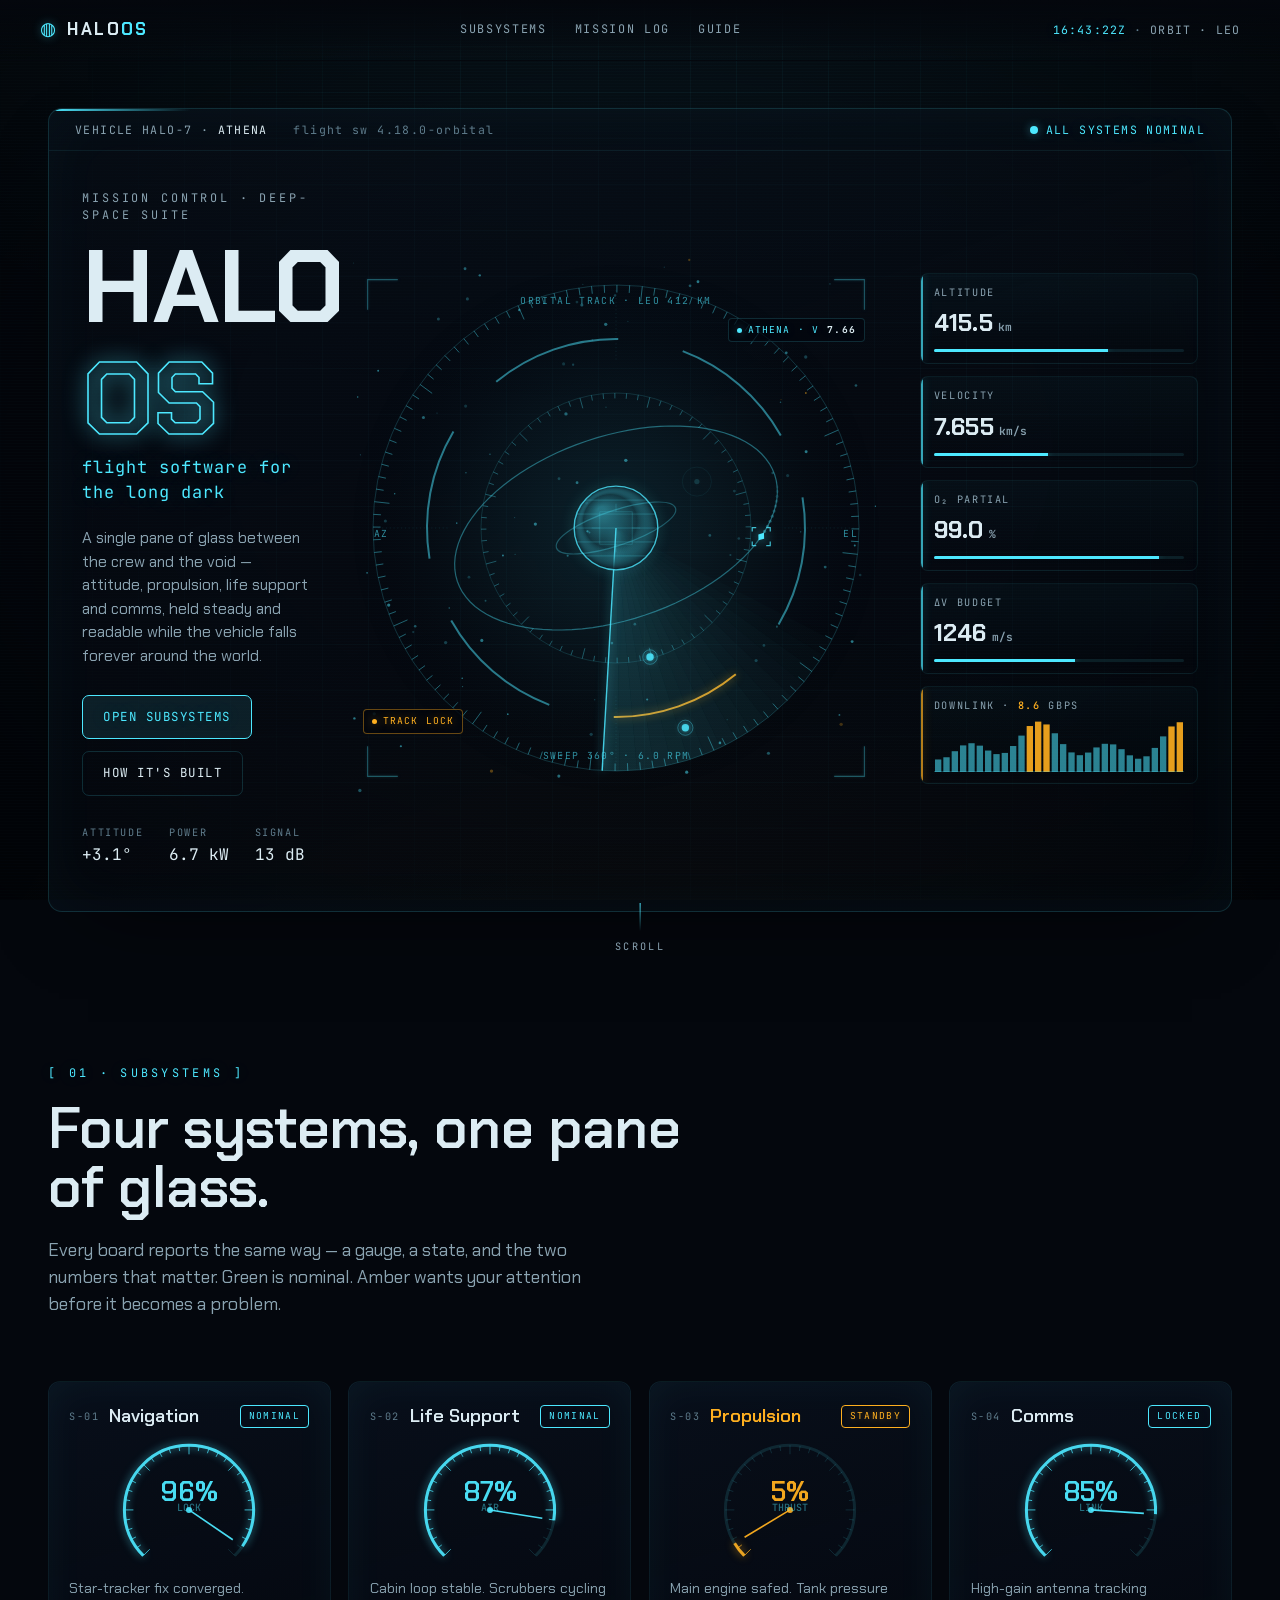
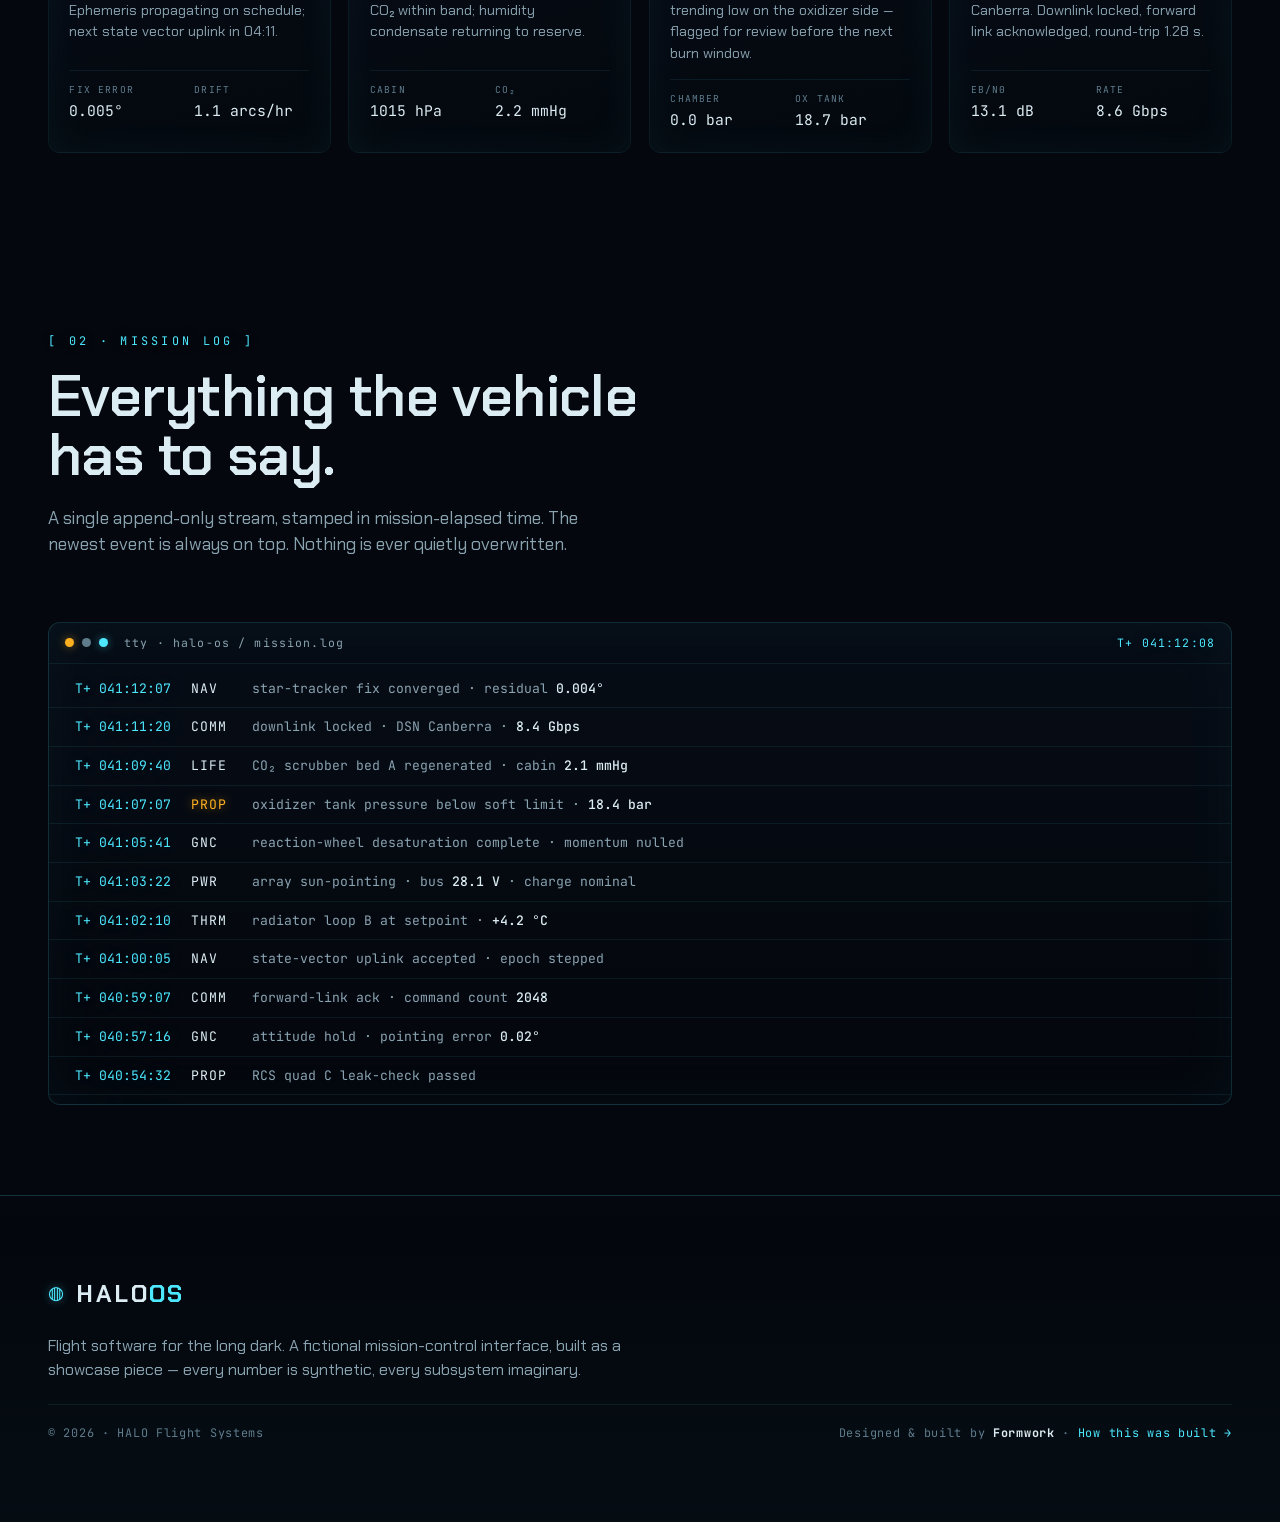
<file: index.html>
<!doctype html>
<html lang="en">
<head>
<meta charset="utf-8" />
<meta name="viewport" content="width=device-width, initial-scale=1" />
<script>document.documentElement.classList.add('js')</script>
<title>HALO OS — flight software for the long dark</title>
<meta name="description" content="HALO OS is a fictional spacecraft operating system rendered as a live mission-control HUD — a rotating orbit diagram, sweeping radar, dial rings and ticking telemetry, all glowing cyan in the dark." />
<meta name="theme-color" content="#04070d" />
<meta property="og:title" content="HALO OS — flight software for the long dark" />
<meta property="og:description" content="A live spacecraft mission-control interface. Orbit diagram, radar sweep, dial rings, and telemetry that never stops ticking." />
<link rel="preconnect" href="https://fonts.googleapis.com" />
<link rel="preconnect" href="https://fonts.gstatic.com" crossorigin />
<link href="https://fonts.googleapis.com/css2?family=Chakra+Petch:wght@400;500;600;700&family=JetBrains+Mono:wght@400;500&display=swap" rel="stylesheet" />
<link rel="stylesheet" href="./styles.css" />
</head>
<body>
<div class="bg-grid" aria-hidden="true"></div>
<div class="bg-scan" aria-hidden="true"></div>
<div class="bg-vignette" aria-hidden="true"></div>

<header class="nav">
  <a class="brand" href="./" aria-label="HALO OS home">
    <span class="brand-mark" aria-hidden="true">◍</span>
    <span class="brand-txt">HALO<b>OS</b></span>
  </a>
  <nav class="nav-links" aria-label="Primary">
    <a href="#subsystems">Subsystems</a>
    <a href="#log">Mission&nbsp;Log</a>
    <a href="./guide/">Guide</a>
  </nav>
  <div class="nav-clock" aria-hidden="true">
    <span class="clk-utc" id="utc">00:00:00Z</span>
    <span class="clk-sep">·</span>
    <span class="clk-phase">ORBIT · LEO</span>
  </div>
</header>

<main>
  <!-- ============ HERO / LIVE HUD ============ -->
  <section class="hero" aria-labelledby="halo-title">
    <div class="hero-inner">

      <div class="console-top">
        <span class="ct-id">VEHICLE&nbsp;HALO-7 · <i>ATHENA</i></span>
        <span class="ct-build">flight&nbsp;sw&nbsp;4.18.0-orbital</span>
        <span class="ct-status" role="status"><i class="pulse" aria-hidden="true"></i>ALL&nbsp;SYSTEMS&nbsp;NOMINAL</span>
      </div>

      <div class="hero-grid">
        <!-- left: identity -->
        <div class="hero-lead">
          <p class="eyebrow">Mission Control · Deep-Space Suite</p>
          <h1 class="wordmark" id="halo-title"><span class="w1">HALO</span><span class="w2">OS</span></h1>
          <p class="tagline">flight software for the long dark</p>
          <p class="lede">A single pane of glass between the crew and the void — attitude, propulsion,
            life support and comms, held steady and readable while the vehicle falls forever around the world.</p>
          <div class="hero-cta">
            <a class="btn btn-primary" href="#subsystems">Open subsystems</a>
            <a class="btn btn-ghost" href="./guide/">How it's built</a>
          </div>
          <dl class="lead-vitals" aria-hidden="true">
            <div><dt>Attitude</dt><dd id="m-att">+00.0°</dd></div>
            <div><dt>Power</dt><dd id="m-pwr">00.0 kW</dd></div>
            <div><dt>Signal</dt><dd id="m-sig">00 dB</dd></div>
          </dl>
        </div>

        <!-- center: the animated HUD -->
        <div class="stage-wrap">
          <div class="stage" role="img" aria-label="Animated mission HUD: a planet with a spacecraft on an inclined orbit, rotating dial rings, a sweeping radar arc and a small starfield.">
            <canvas id="hud" class="hud-canvas" aria-hidden="true"></canvas>
            <svg class="hud-frame" viewBox="0 0 1000 1000" preserveAspectRatio="xMidYMid meet" aria-hidden="true">
              <!-- corner brackets -->
              <g class="hf-corners" fill="none" stroke="currentColor" stroke-width="2">
                <path d="M40 96 V40 H96" /><path d="M904 40 H960 V96" />
                <path d="M960 904 V960 H904" /><path d="M96 960 H40 V904" />
              </g>
              <!-- fine crosshair -->
              <g class="hf-cross" stroke="currentColor" stroke-width="1">
                <line x1="500" y1="60" x2="500" y2="188" />
                <line x1="500" y1="812" x2="500" y2="940" />
                <line x1="60" y1="500" x2="188" y2="500" />
                <line x1="812" y1="500" x2="940" y2="500" />
              </g>
              <!-- center reticle -->
              <g class="hf-ret" fill="none" stroke="currentColor" stroke-width="1.5">
                <rect x="470" y="470" width="60" height="60" />
                <line x1="500" y1="455" x2="500" y2="470" />
                <line x1="500" y1="530" x2="500" y2="545" />
                <line x1="455" y1="500" x2="470" y2="500" />
                <line x1="530" y1="500" x2="545" y2="500" />
              </g>
              <text class="hf-t hf-t-top" x="500" y="86" text-anchor="middle">ORBITAL TRACK · LEO 412 KM</text>
              <text class="hf-t hf-t-bl" x="52" y="516">AZ</text>
              <text class="hf-t hf-t-br" x="948" y="516" text-anchor="end">EL</text>
              <text class="hf-t hf-t-bot" x="500" y="928" text-anchor="middle">SWEEP 360° · 6.0 RPM</text>
            </svg>
            <div class="stage-tag stage-tag-craft"><i></i>ATHENA · V<b id="tag-vel">7.66</b></div>
            <div class="stage-tag stage-tag-lock" id="lockTag"><i></i>TRACK LOCK</div>
          </div>
        </div>

        <!-- right: primary telemetry + data stream -->
        <div class="tele-col" aria-hidden="true">
          <div class="tele" data-metric="alt">
            <span class="tele-label">Altitude</span>
            <span class="tele-value"><b id="m-alt">412.6</b><i>km</i></span>
            <span class="tele-bar"><span class="tele-fill" id="bar-alt"></span></span>
          </div>
          <div class="tele" data-metric="vel">
            <span class="tele-label">Velocity</span>
            <span class="tele-value"><b id="m-vel">7.662</b><i>km/s</i></span>
            <span class="tele-bar"><span class="tele-fill" id="bar-vel"></span></span>
          </div>
          <div class="tele" data-metric="o2">
            <span class="tele-label">O₂ Partial</span>
            <span class="tele-value"><b id="m-o2">98.4</b><i>%</i></span>
            <span class="tele-bar"><span class="tele-fill" id="bar-o2"></span></span>
          </div>
          <div class="tele" data-metric="dv">
            <span class="tele-label">ΔV Budget</span>
            <span class="tele-value"><b id="m-dv">1240</b><i>m/s</i></span>
            <span class="tele-bar"><span class="tele-fill" id="bar-dv"></span></span>
          </div>
          <div class="tele tele-stream">
            <span class="tele-label">Downlink · <b class="ds-rate" id="m-rate">8.4</b> Gbps</span>
            <canvas id="stream" class="stream-canvas"></canvas>
          </div>
        </div>
      </div>
    </div>
    <a class="scroll-cue" href="#subsystems" aria-label="Scroll to subsystems"><span></span>SCROLL</a>
  </section>

  <!-- ============ SUBSYSTEMS ============ -->
  <section id="subsystems" class="subsystems">
    <div class="sec-head">
      <p class="kicker reveal">[ 01 · SUBSYSTEMS ]</p>
      <h2 class="reveal">Four systems, one pane of glass.</h2>
      <p class="sec-note reveal">Every board reports the same way — a gauge, a state, and the two numbers
        that matter. Green is nominal. Amber wants your attention before it becomes a problem.</p>
    </div>
    <div class="sub-grid">
      <article class="sub reveal" data-sys="nav" data-state="ok">
        <header class="sub-head">
          <span class="sub-idx">S-01</span>
          <span class="sub-name">Navigation</span>
          <span class="sub-state">NOMINAL</span>
        </header>
        <canvas class="gauge" aria-hidden="true"></canvas>
        <p class="sub-desc">Star-tracker fix converged. Ephemeris propagating on schedule; next state vector uplink in 04:11.</p>
        <dl class="sub-specs">
          <div><dt>Fix error</dt><dd><span data-read="nav-a">0.004°</span></dd></div>
          <div><dt>Drift</dt><dd><span data-read="nav-b">0.9 arcs/hr</span></dd></div>
        </dl>
      </article>

      <article class="sub reveal" data-sys="life" data-state="ok">
        <header class="sub-head">
          <span class="sub-idx">S-02</span>
          <span class="sub-name">Life Support</span>
          <span class="sub-state">NOMINAL</span>
        </header>
        <canvas class="gauge" aria-hidden="true"></canvas>
        <p class="sub-desc">Cabin loop stable. Scrubbers cycling CO₂ within band; humidity condensate returning to reserve.</p>
        <dl class="sub-specs">
          <div><dt>Cabin</dt><dd><span data-read="life-a">1013 hPa</span></dd></div>
          <div><dt>CO₂</dt><dd><span data-read="life-b">2.1 mmHg</span></dd></div>
        </dl>
      </article>

      <article class="sub reveal" data-sys="prop" data-state="warn">
        <header class="sub-head">
          <span class="sub-idx">S-03</span>
          <span class="sub-name">Propulsion</span>
          <span class="sub-state">STANDBY</span>
        </header>
        <canvas class="gauge" aria-hidden="true"></canvas>
        <p class="sub-desc">Main engine safed. Tank pressure trending low on the oxidizer side — flagged for review before the next burn window.</p>
        <dl class="sub-specs">
          <div><dt>Chamber</dt><dd><span data-read="prop-a">0.0 bar</span></dd></div>
          <div><dt>Ox tank</dt><dd><span data-read="prop-b">18.4 bar</span></dd></div>
        </dl>
      </article>

      <article class="sub reveal" data-sys="comm" data-state="ok">
        <header class="sub-head">
          <span class="sub-idx">S-04</span>
          <span class="sub-name">Comms</span>
          <span class="sub-state">LOCKED</span>
        </header>
        <canvas class="gauge" aria-hidden="true"></canvas>
        <p class="sub-desc">High-gain antenna tracking Canberra. Downlink locked, forward link acknowledged, round-trip 1.28 s.</p>
        <dl class="sub-specs">
          <div><dt>Eb/N0</dt><dd><span data-read="comm-a">12.4 dB</span></dd></div>
          <div><dt>Rate</dt><dd><span data-read="comm-b">8.4 Gbps</span></dd></div>
        </dl>
      </article>
    </div>
  </section>

  <!-- ============ MISSION LOG ============ -->
  <section id="log" class="logsec">
    <div class="sec-head">
      <p class="kicker reveal">[ 02 · MISSION LOG ]</p>
      <h2 class="reveal">Everything the vehicle has to say.</h2>
      <p class="sec-note reveal">A single append-only stream, stamped in mission-elapsed time. The newest event
        is always on top. Nothing is ever quietly overwritten.</p>
    </div>
    <div class="terminal reveal">
      <div class="term-bar" aria-hidden="true">
        <span class="tb-dot"></span><span class="tb-dot"></span><span class="tb-dot"></span>
        <p class="tb-title">tty · halo-os / mission.log</p>
        <p class="tb-clock">T+ <span id="met">041:12:07</span></p>
      </div>
      <ol class="log-list" id="logList" aria-live="off"></ol>
    </div>
  </section>
</main>

<footer class="footer">
  <div class="foot-inner">
    <div class="foot-brand">
      <span class="brand-mark" aria-hidden="true">◍</span>
      <span>HALO<b>OS</b></span>
    </div>
    <p class="foot-line">Flight software for the long dark. A fictional mission-control interface, built as a
      showcase piece — every number is synthetic, every subsystem imaginary.</p>
    <div class="foot-meta">
      <span>© 2026 · HALO Flight Systems</span>
      <span>Designed &amp; built by <b>Formwork</b> · <a href="./guide/">How this was built →</a></span>
    </div>
  </div>
</footer>

<script src="./main.js"></script>
</body>
</html>
</file>
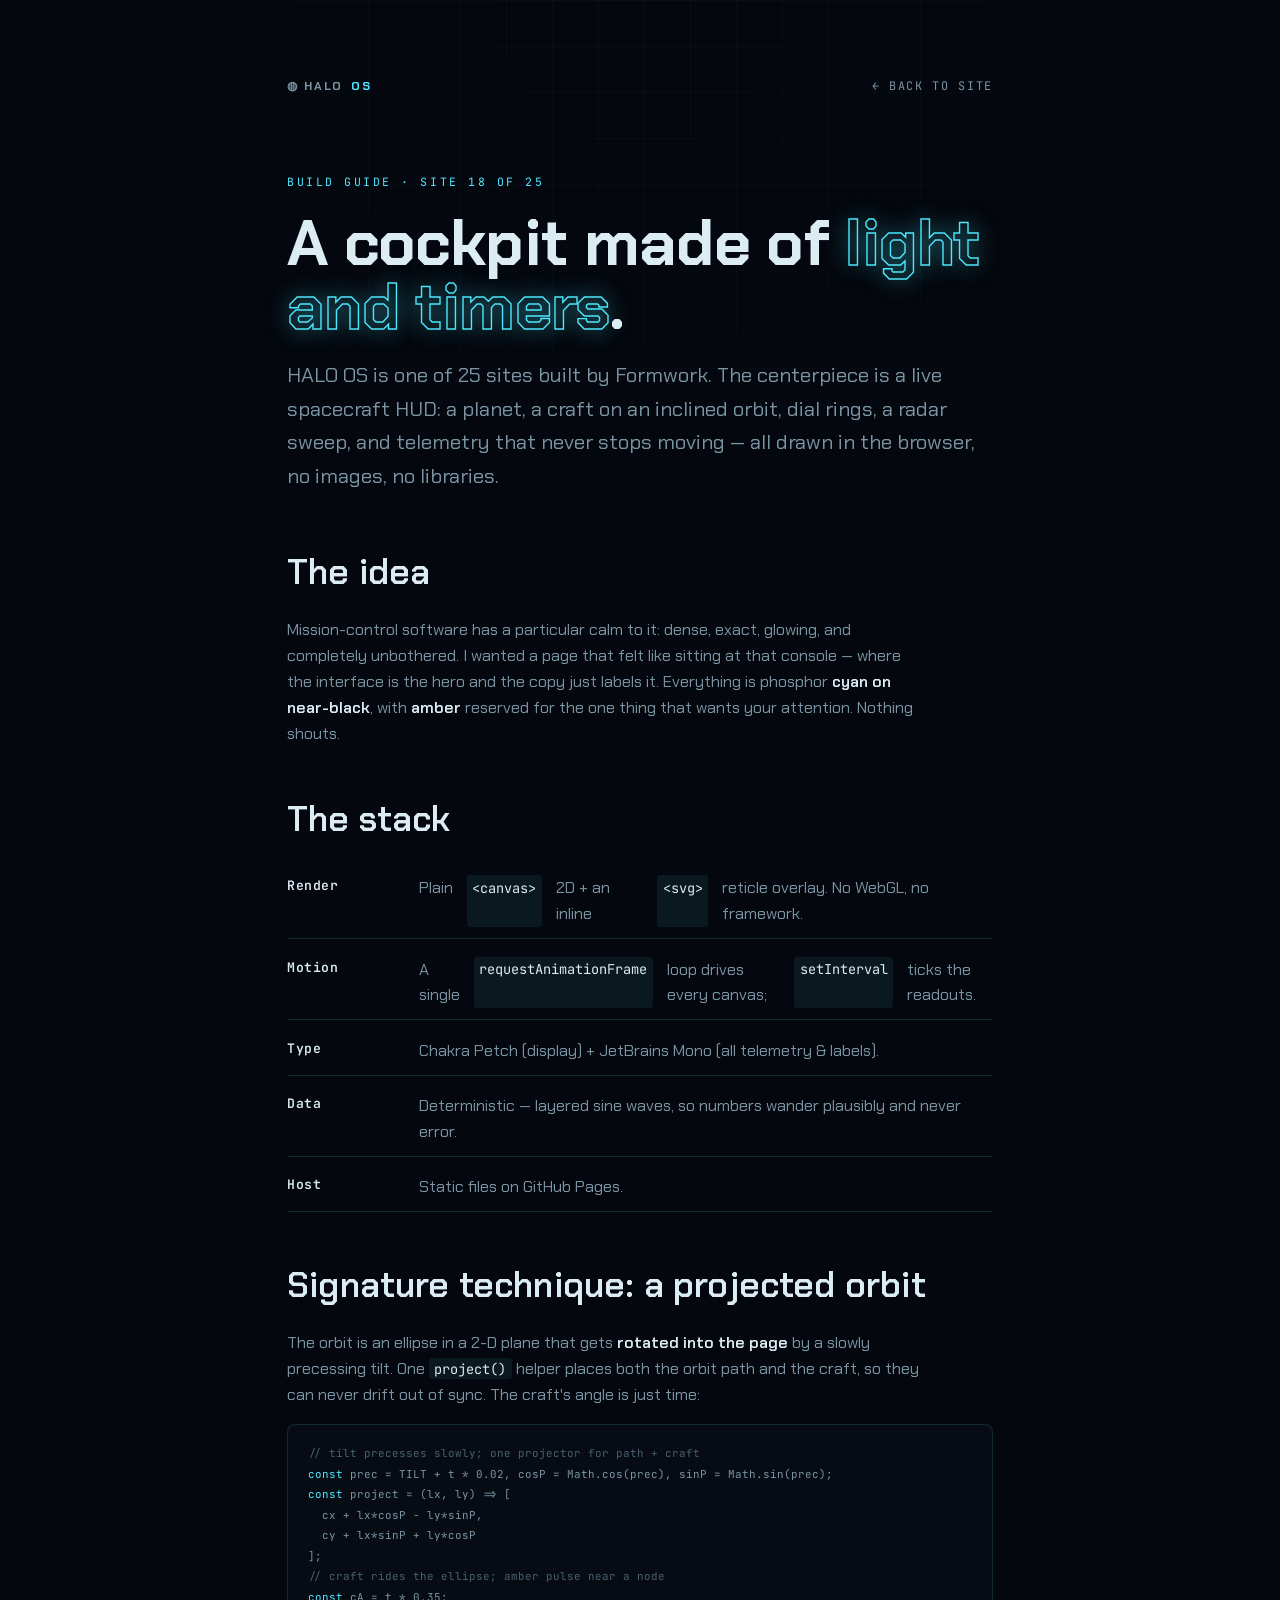
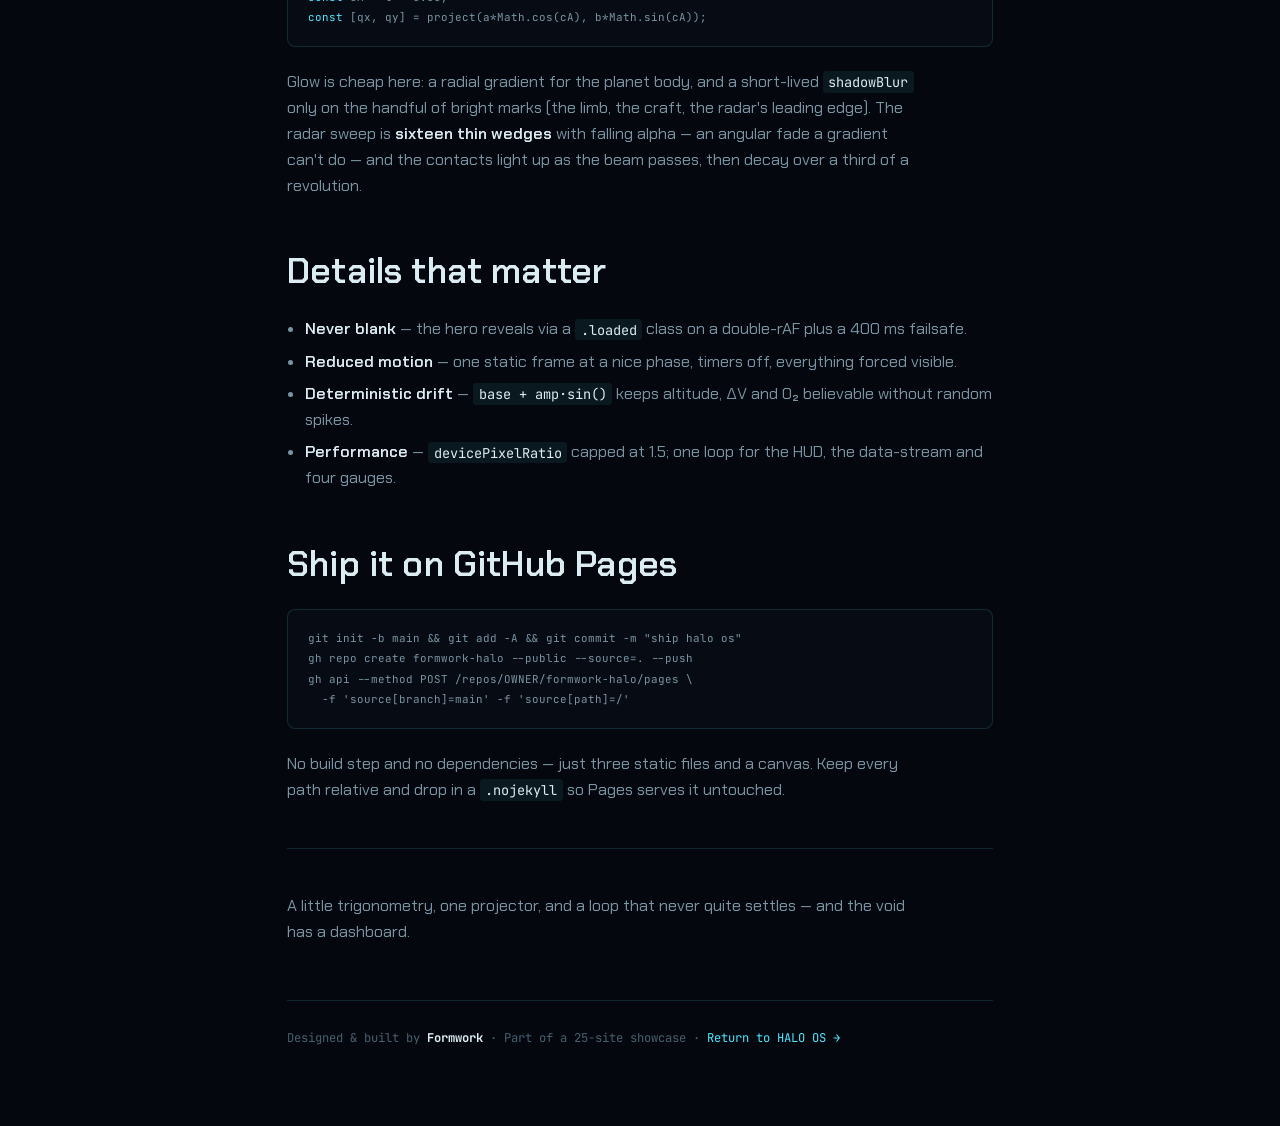
<file: guide/index.html>
<!doctype html>
<html lang="en">
<head>
<meta charset="utf-8" />
<meta name="viewport" content="width=device-width, initial-scale=1" />
<title>HALO OS — Guide · How this was built</title>
<meta name="description" content="How the HALO OS mission-control HUD was built with Formwork: an SVG + canvas heads-up display — a projected orbit diagram, rotating dial rings, a radar sweep, and telemetry that ticks on a timer." />
<link rel="preconnect" href="https://fonts.googleapis.com" />
<link rel="preconnect" href="https://fonts.gstatic.com" crossorigin />
<link href="https://fonts.googleapis.com/css2?family=Chakra+Petch:wght@400;500;600;700&family=JetBrains+Mono:wght@400;500&display=swap" rel="stylesheet" />
<style>
  :root{
    --accent:#4de8ff;--amber:#ffb020;
    --bg:#04070d;--panel:#080e18;--ink:#dcecf3;--dim:#7a94a3;--faint:#47606f;
    --line:rgba(77,232,255,.14);
  }
  *{box-sizing:border-box;margin:0;padding:0}
  body{background:var(--bg);color:var(--ink);font-family:"Chakra Petch",system-ui,sans-serif;
    font-weight:400;line-height:1.62;-webkit-font-smoothing:antialiased}
  body::before{content:"";position:fixed;inset:0;z-index:0;pointer-events:none;
    background-image:linear-gradient(rgba(77,232,255,.04) 1px,transparent 1px),linear-gradient(90deg,rgba(77,232,255,.04) 1px,transparent 1px);
    background-size:46px 46px;mask-image:radial-gradient(circle at 50% 0%,#000,transparent 80%);
    -webkit-mask-image:radial-gradient(circle at 50% 0%,#000,transparent 80%)}
  a{color:var(--accent);text-decoration:none}a:hover{text-shadow:0 0 10px rgba(77,232,255,.5)}
  .wrap{position:relative;z-index:1;max-width:770px;margin:0 auto;padding:clamp(28px,6vw,84px) clamp(20px,5vw,32px)}
  .top{display:flex;justify-content:space-between;align-items:center;font-family:"JetBrains Mono",monospace;
    font-size:.74rem;letter-spacing:.14em;text-transform:uppercase;color:var(--faint);margin-bottom:clamp(40px,8vh,88px)}
  .top a{color:var(--dim)}
  .brand{display:flex;align-items:center;gap:8px;font-weight:700;letter-spacing:.16em;color:var(--ink);font-family:"Chakra Petch",sans-serif}
  .brand b{color:var(--accent)}
  .tag{display:inline-block;font-family:"JetBrains Mono",monospace;font-size:.72rem;letter-spacing:.22em;
    text-transform:uppercase;color:var(--accent);margin-bottom:1.3rem}
  h1{font-family:"Chakra Petch",sans-serif;font-weight:700;font-size:clamp(2.4rem,7vw,4rem);line-height:1;
    letter-spacing:-.01em;margin-bottom:1.1rem}
  h1 em{font-style:normal;color:transparent;-webkit-text-stroke:1.4px var(--accent);text-shadow:0 0 24px rgba(77,232,255,.4)}
  .lede{font-size:clamp(1.05rem,2.1vw,1.3rem);color:var(--dim);max-width:58ch;margin-bottom:3.2rem}
  h2{font-family:"Chakra Petch",sans-serif;font-weight:600;font-size:clamp(1.5rem,3.6vw,2.2rem);
    letter-spacing:.005em;margin:2.8rem 0 1rem}
  p{color:var(--dim);margin:0 0 1.05rem;max-width:64ch}
  strong{color:var(--ink);font-weight:600}
  ul{color:var(--dim);margin:0 0 1.15rem 1.15rem}li{margin:.4rem 0}
  code{font-family:"JetBrains Mono",monospace;font-size:.85em;background:rgba(77,232,255,.08);
    padding:.12em .4em;border-radius:3px;color:var(--ink)}
  pre{background:#070c14;border:1px solid var(--line);border-radius:8px;padding:18px 20px;overflow-x:auto;
    margin:0 0 1.4rem;font-size:.8rem;line-height:1.6;font-family:"JetBrains Mono",monospace}
  pre code{background:none;padding:0;color:var(--dim)}
  pre .k{color:var(--accent)}pre .c{color:var(--faint)}
  .stack{list-style:none;margin:0 0 1.2rem;padding:0}
  .stack li{display:flex;gap:14px;padding:11px 0;border-bottom:1px solid var(--line)}
  .stack b{color:var(--ink);font-weight:600;min-width:118px;font-family:"JetBrains Mono",monospace;font-size:.82rem;letter-spacing:.04em}
  .rule{height:1px;background:var(--line);margin:2.8rem 0}
  footer{margin-top:3.4rem;padding-top:1.8rem;border-top:1px solid var(--line);
    font-family:"JetBrains Mono",monospace;font-size:.76rem;color:var(--faint)}
  footer b{color:var(--ink)}
</style>
</head>
<body>
<div class="wrap">
  <div class="top">
    <a class="brand" href="../">◍ HALO<b>OS</b></a>
    <a href="../">← Back to site</a>
  </div>
  <span class="tag">Build guide · Site 18 of 25</span>
  <h1>A cockpit made of <em>light and timers</em>.</h1>
  <p class="lede">HALO OS is one of 25 sites built by Formwork. The centerpiece is a live spacecraft HUD:
    a planet, a craft on an inclined orbit, dial rings, a radar sweep, and telemetry that never
    stops moving — all drawn in the browser, no images, no libraries.</p>

  <h2>The idea</h2>
  <p>Mission-control software has a particular calm to it: dense, exact, glowing, and completely
    unbothered. I wanted a page that felt like sitting at that console — where the interface is
    the hero and the copy just labels it. Everything is phosphor <strong>cyan on near-black</strong>,
    with <strong>amber</strong> reserved for the one thing that wants your attention. Nothing shouts.</p>

  <h2>The stack</h2>
  <ul class="stack">
    <li><b>Render</b> Plain <code>&lt;canvas&gt;</code> 2D + an inline <code>&lt;svg&gt;</code> reticle overlay. No WebGL, no framework.</li>
    <li><b>Motion</b> A single <code>requestAnimationFrame</code> loop drives every canvas; <code>setInterval</code> ticks the readouts.</li>
    <li><b>Type</b> Chakra Petch (display) + JetBrains Mono (all telemetry &amp; labels).</li>
    <li><b>Data</b> Deterministic — layered sine waves, so numbers wander plausibly and never error.</li>
    <li><b>Host</b> Static files on GitHub Pages.</li>
  </ul>

  <h2>Signature technique: a projected orbit</h2>
  <p>The orbit is an ellipse in a 2-D plane that gets <strong>rotated into the page</strong> by a slowly
    precessing tilt. One <code>project()</code> helper places both the orbit path and the craft, so they
    can never drift out of sync. The craft's angle is just time:</p>
  <pre><code><span class="c">// tilt precesses slowly; one projector for path + craft</span>
<span class="k">const</span> prec = TILT + t * 0.02, cosP = Math.cos(prec), sinP = Math.sin(prec);
<span class="k">const</span> project = (lx, ly) =&gt; [
  cx + lx*cosP - ly*sinP,
  cy + lx*sinP + ly*cosP
];
<span class="c">// craft rides the ellipse; amber pulse near a node</span>
<span class="k">const</span> cA = t * 0.35;
<span class="k">const</span> [qx, qy] = project(a*Math.cos(cA), b*Math.sin(cA));</code></pre>
  <p>Glow is cheap here: a radial gradient for the planet body, and a short-lived <code>shadowBlur</code>
    only on the handful of bright marks (the limb, the craft, the radar's leading edge). The radar sweep
    is <strong>sixteen thin wedges</strong> with falling alpha — an angular fade a gradient can't do — and the
    contacts light up as the beam passes, then decay over a third of a revolution.</p>

  <h2>Details that matter</h2>
  <ul>
    <li><strong>Never blank</strong> — the hero reveals via a <code>.loaded</code> class on a double-rAF plus a 400 ms failsafe.</li>
    <li><strong>Reduced motion</strong> — one static frame at a nice phase, timers off, everything forced visible.</li>
    <li><strong>Deterministic drift</strong> — <code>base + amp·sin()</code> keeps altitude, ΔV and O₂ believable without random spikes.</li>
    <li><strong>Performance</strong> — <code>devicePixelRatio</code> capped at 1.5; one loop for the HUD, the data-stream and four gauges.</li>
  </ul>

  <h2>Ship it on GitHub Pages</h2>
  <pre><code>git init -b main &amp;&amp; git add -A &amp;&amp; git commit -m "ship halo os"
gh repo create formwork-halo --public --source=. --push
gh api --method POST /repos/OWNER/formwork-halo/pages \
  -f 'source[branch]=main' -f 'source[path]=/'</code></pre>
  <p>No build step and no dependencies — just three static files and a canvas. Keep every path relative
    and drop in a <code>.nojekyll</code> so Pages serves it untouched.</p>

  <div class="rule"></div>
  <p>A little trigonometry, one projector, and a loop that never quite settles — and the void has a dashboard.</p>
  <footer>Designed &amp; built by <b>Formwork</b> · Part of a 25-site showcase · <a href="../">Return to HALO OS →</a></footer>
</div>
</body>
</html>
</file>
<file: styles.css>
/* ============================================================
   HALO OS — spacecraft mission-control HUD
   Palette: near-black · phosphor cyan · amber warnings · dim grid
   Type: Chakra Petch (display) · JetBrains Mono (telemetry)
   ============================================================ */
:root{
  --bg:#04070d;
  --bg-2:#070c15;
  --panel:#080e18;
  --panel-2:#0a1220;
  --cyan:#4de8ff;
  --cyan-deep:#1f7f95;
  --amber:#ffb020;
  --amber-deep:#a8710f;
  --ink:#dcecf3;
  --dim:#8aa3b1;
  --faint:#5f7c8c;
  --line:rgba(77,232,255,.16);
  --line-soft:rgba(77,232,255,.08);
  --grid:rgba(77,232,255,.045);
  --glow:0 0 10px rgba(77,232,255,.45);
  --glow-soft:0 0 20px rgba(77,232,255,.22);
  --amber-glow:0 0 10px rgba(255,176,32,.5);
  --max:1360px;
  --ease:cubic-bezier(.22,1,.30,1);
  --mono:"JetBrains Mono",ui-monospace,monospace;
  --disp:"Chakra Petch",system-ui,sans-serif;
}
*{box-sizing:border-box;margin:0;padding:0}
html{scroll-behavior:smooth}
@media (prefers-reduced-motion:reduce){html{scroll-behavior:auto}}
body{
  background:var(--bg);color:var(--ink);
  font-family:var(--disp);font-weight:400;line-height:1.5;
  overflow-x:hidden;-webkit-font-smoothing:antialiased;
  text-rendering:optimizeLegibility;
}
a{color:inherit;text-decoration:none}
h1,h2,h3{font-weight:600;line-height:1;letter-spacing:.005em}
::selection{background:var(--cyan);color:#04070d;text-shadow:none}

/* ---------- background layers ---------- */
.bg-grid,.bg-scan,.bg-vignette{position:fixed;inset:0;pointer-events:none;z-index:0}
.bg-grid{
  background-image:
    linear-gradient(var(--grid) 1px,transparent 1px),
    linear-gradient(90deg,var(--grid) 1px,transparent 1px);
  background-size:46px 46px;
  mask-image:radial-gradient(circle at 50% 42%,#000 0%,#000 42%,transparent 88%);
  -webkit-mask-image:radial-gradient(circle at 50% 42%,#000 0%,#000 42%,transparent 88%);
}
.bg-scan{
  background:repeating-linear-gradient(0deg,rgba(77,232,255,.028) 0 1px,transparent 1px 3px);
  opacity:.5;mix-blend-mode:screen;animation:scan 8s linear infinite;
}
@keyframes scan{to{background-position:0 300px}}
.bg-vignette{
  background:
    radial-gradient(120% 90% at 50% -8%,rgba(77,232,255,.06),transparent 60%),
    radial-gradient(100% 100% at 50% 120%,rgba(255,176,32,.04),transparent 55%),
    radial-gradient(80% 80% at 50% 50%,transparent 40%,rgba(0,0,0,.55) 100%);
}

/* ---------- nav ---------- */
.nav{
  position:fixed;top:0;left:0;right:0;z-index:60;
  display:flex;align-items:center;justify-content:space-between;gap:16px;
  padding:16px clamp(16px,3.4vw,40px);
  font-family:var(--mono);
  background:linear-gradient(var(--bg),rgba(4,7,13,.4) 70%,transparent);
  border-bottom:1px solid transparent;transition:border-color .4s,background .4s;
}
.nav.scrolled{background:rgba(4,7,13,.86);border-bottom-color:var(--line);backdrop-filter:blur(8px)}
.brand{display:flex;align-items:center;gap:9px;font-family:var(--disp);font-weight:700;
  font-size:1.06rem;letter-spacing:.14em}
.brand-mark{color:var(--cyan);font-size:1.15rem;text-shadow:var(--glow);animation:spin-mark 9s linear infinite}
@keyframes spin-mark{to{transform:rotate(360deg)}}
.brand-txt b{color:var(--cyan);font-weight:700}
.nav-links{display:flex;gap:clamp(14px,2.2vw,30px);align-items:center;
  font-size:.74rem;letter-spacing:.14em;text-transform:uppercase;color:var(--dim)}
.nav-links a{position:relative;padding:4px 0;transition:color .25s}
.nav-links a:hover{color:var(--cyan)}
.nav-links a::after{content:"";position:absolute;left:0;right:100%;bottom:-2px;height:1px;
  background:var(--cyan);box-shadow:var(--glow);transition:right .3s var(--ease)}
.nav-links a:hover::after{right:0}
.nav-clock{display:flex;align-items:center;gap:8px;font-size:.72rem;letter-spacing:.1em;color:var(--dim)}
.clk-utc{color:var(--cyan);text-shadow:var(--glow-soft);font-variant-numeric:tabular-nums;min-width:9ch}
.clk-sep{color:var(--faint)}
.clk-phase{color:var(--dim)}
@media(max-width:760px){.nav-clock{display:none}}
@media(max-width:520px){.nav-links a[href="#log"]{display:none}}

/* ---------- shared section chrome ---------- */
main{position:relative;z-index:1}
section{padding:clamp(64px,10vh,140px) clamp(16px,4vw,48px);position:relative}
.sec-head{max-width:var(--max);margin:0 auto clamp(36px,5vw,64px)}
.kicker{font-family:var(--mono);font-size:.74rem;letter-spacing:.28em;color:var(--cyan);
  text-shadow:var(--glow-soft);margin-bottom:1.1rem}
h2{font-family:var(--disp);font-weight:600;font-size:clamp(1.9rem,5.2vw,3.6rem);
  line-height:1.02;letter-spacing:-.01em;max-width:18ch}
.sec-note{margin-top:1.2rem;max-width:58ch;color:var(--dim);font-size:clamp(1rem,1.4vw,1.14rem);font-weight:400}

/* ============================================================
   HERO
   ============================================================ */
.hero{min-height:100svh;display:flex;flex-direction:column;justify-content:center;
  padding:clamp(90px,12vh,120px) clamp(16px,4vw,48px) clamp(48px,7vh,72px);position:relative}
.hero-inner{width:100%;max-width:var(--max);margin:0 auto;
  border:1px solid var(--line);border-radius:14px;
  background:linear-gradient(160deg,rgba(8,14,24,.6),rgba(5,9,15,.35));
  box-shadow:inset 0 0 60px rgba(77,232,255,.04),0 30px 80px -40px rgba(0,0,0,.8);
  overflow:hidden;position:relative}
.hero-inner::before{content:"";position:absolute;inset:0;pointer-events:none;
  background:linear-gradient(90deg,var(--cyan),transparent 12%) top left/100% 2px no-repeat}

.console-top{display:flex;align-items:center;gap:clamp(10px,2vw,26px);flex-wrap:wrap;
  padding:12px clamp(16px,2.4vw,26px);border-bottom:1px solid var(--line-soft);
  font-family:var(--mono);font-size:.72rem;letter-spacing:.12em;color:var(--dim)}
.ct-id i{color:var(--ink);font-style:normal}
.ct-build{color:var(--faint)}
.ct-status{margin-left:auto;display:inline-flex;align-items:center;gap:8px;
  color:var(--cyan);text-shadow:var(--glow-soft)}
.pulse{width:8px;height:8px;border-radius:50%;background:var(--cyan);box-shadow:var(--glow);
  animation:pulse 1.8s ease-in-out infinite}
@keyframes pulse{0%,100%{opacity:1;transform:scale(1)}50%{opacity:.35;transform:scale(.7)}}

.hero-grid{display:grid;grid-template-columns:minmax(0,1.02fr) minmax(320px,540px) minmax(210px,278px);
  gap:clamp(20px,2.6vw,40px);align-items:center;
  padding:clamp(24px,3vw,46px) clamp(18px,2.6vw,34px) clamp(28px,3.4vw,48px)}

/* hero identity */
.eyebrow{font-family:var(--mono);font-size:.74rem;letter-spacing:.24em;text-transform:uppercase;
  color:var(--dim);margin-bottom:1.1rem}
.wordmark{display:flex;align-items:baseline;gap:.24em;flex-wrap:wrap;
  font-family:var(--disp);font-weight:700;
  font-size:clamp(3.4rem,9vw,6.4rem);line-height:.86;letter-spacing:-.01em}
.wordmark .w1{color:var(--ink)}
.wordmark .w2{color:transparent;-webkit-text-stroke:1.6px var(--cyan);
  text-shadow:0 0 24px rgba(77,232,255,.4)}
.tagline{margin-top:.7rem;font-family:var(--mono);font-size:clamp(.9rem,1.5vw,1.06rem);
  letter-spacing:.06em;color:var(--cyan);text-shadow:var(--glow-soft)}
.lede{margin-top:1.3rem;max-width:40ch;color:var(--dim);font-weight:400;
  font-size:clamp(.98rem,1.2vw,1.08rem)}
.hero-cta{display:flex;gap:12px;flex-wrap:wrap;margin-top:1.7rem}
.btn{font-family:var(--mono);font-size:.78rem;letter-spacing:.12em;text-transform:uppercase;
  padding:12px 20px;border-radius:7px;border:1px solid var(--line);transition:.25s var(--ease);cursor:pointer}
.btn-primary{background:rgba(77,232,255,.1);border-color:var(--cyan);color:var(--cyan);text-shadow:var(--glow-soft)}
.btn-primary:hover{background:var(--cyan);color:#04070d;text-shadow:none;box-shadow:var(--glow)}
.btn-ghost:hover{border-color:var(--cyan);color:var(--cyan)}
.lead-vitals{display:flex;gap:clamp(14px,2vw,26px);margin-top:1.8rem;flex-wrap:wrap}
.lead-vitals div{display:flex;flex-direction:column;gap:3px}
.lead-vitals dt{font-family:var(--mono);font-size:.64rem;letter-spacing:.16em;text-transform:uppercase;color:var(--faint)}
.lead-vitals dd{font-family:var(--mono);font-size:1rem;color:var(--ink);font-variant-numeric:tabular-nums}

/* ---------- the HUD stage ---------- */
.stage-wrap{display:flex;justify-content:center;align-items:center}
.stage{position:relative;width:100%;aspect-ratio:1/1;max-width:540px;color:var(--cyan-deep)}
.hud-canvas{position:absolute;inset:0;width:100%;height:100%;display:block}
.hud-frame{position:absolute;inset:0;width:100%;height:100%;color:rgba(77,232,255,.32);overflow:visible}
.hf-corners{filter:drop-shadow(0 0 3px rgba(77,232,255,.5))}
.hf-cross{stroke-dasharray:2 5;opacity:.55}
.hf-ret{opacity:.7}
.hf-t{font-family:var(--mono);font-size:18px;letter-spacing:2.5px;fill:rgba(77,232,255,.6)}
.stage-tag{position:absolute;font-family:var(--mono);font-size:.6rem;letter-spacing:.12em;
  display:inline-flex;align-items:center;gap:6px;padding:4px 8px;border:1px solid var(--line);
  border-radius:4px;background:rgba(4,7,13,.7);color:var(--cyan);text-shadow:var(--glow-soft);white-space:nowrap}
.stage-tag i{width:5px;height:5px;border-radius:50%;background:var(--cyan);box-shadow:var(--glow)}
.stage-tag-craft{top:11%;right:4%}
.stage-tag-craft b{color:var(--ink);margin-left:2px}
.stage-tag-lock{bottom:12%;left:3%;color:var(--amber);border-color:rgba(255,176,32,.4);text-shadow:var(--amber-glow)}
.stage-tag-lock i{background:var(--amber);box-shadow:var(--amber-glow);animation:pulse 1.4s ease-in-out infinite}

/* ---------- primary telemetry column ---------- */
.tele-col{display:flex;flex-direction:column;gap:12px}
.tele{border:1px solid var(--line-soft);border-radius:8px;padding:11px 13px;
  background:linear-gradient(rgba(77,232,255,.03),transparent);position:relative;overflow:hidden}
.tele::before{content:"";position:absolute;left:0;top:0;bottom:0;width:2px;background:var(--cyan);
  box-shadow:var(--glow);opacity:.7}
.tele-label{display:block;font-family:var(--mono);font-size:.64rem;letter-spacing:.16em;
  text-transform:uppercase;color:var(--dim);margin-bottom:5px}
.tele-label b{color:var(--cyan);font-weight:500}
.tele-value{display:flex;align-items:baseline;gap:5px;font-family:var(--disp);font-weight:600}
.tele-value b{font-size:1.5rem;color:var(--ink);font-variant-numeric:tabular-nums;letter-spacing:.01em}
.tele-value i{font-family:var(--mono);font-size:.7rem;font-style:normal;color:var(--dim)}
.tele-bar{display:block;height:3px;margin-top:8px;background:rgba(77,232,255,.1);border-radius:3px;overflow:hidden}
.tele-fill{display:block;height:100%;width:60%;background:var(--cyan);box-shadow:var(--glow);
  transition:width .6s var(--ease)}
.tele-stream::before{background:var(--amber);box-shadow:var(--amber-glow)}
.tele-stream .tele-label b{color:var(--amber)}
.stream-canvas{display:block;width:100%;height:52px;margin-top:6px}

/* scroll cue */
.scroll-cue{position:absolute;bottom:20px;left:50%;transform:translateX(-50%);
  font-family:var(--mono);font-size:.64rem;letter-spacing:.24em;color:var(--dim);
  display:flex;flex-direction:column;align-items:center;gap:8px}
.scroll-cue span{width:1px;height:28px;background:linear-gradient(var(--cyan),transparent);
  animation:cue 2s ease-in-out infinite}
@keyframes cue{0%,100%{transform:scaleY(.4);opacity:.4}50%{transform:scaleY(1);opacity:1}}
.scroll-cue:hover{color:var(--cyan)}

/* ============================================================
   SUBSYSTEMS
   ============================================================ */
.sub-grid{max-width:var(--max);margin:0 auto;display:grid;
  grid-template-columns:repeat(4,1fr);gap:clamp(12px,1.4vw,18px)}
.sub{border:1px solid var(--line-soft);border-radius:12px;padding:clamp(16px,1.6vw,22px);
  background:linear-gradient(165deg,rgba(10,18,32,.7),rgba(5,9,15,.5));position:relative;
  overflow:hidden;transition:border-color .35s,transform .35s var(--ease),box-shadow .35s}
.sub::after{content:"";position:absolute;inset:0;pointer-events:none;border-radius:12px;
  box-shadow:inset 0 0 40px rgba(77,232,255,.05)}
.sub:hover{transform:translateY(-4px);border-color:var(--line);box-shadow:0 24px 50px -30px rgba(77,232,255,.4)}
.sub-head{display:grid;grid-template-columns:auto 1fr auto;align-items:center;gap:10px;margin-bottom:6px}
.sub-idx{font-family:var(--mono);font-size:.64rem;letter-spacing:.14em;color:var(--faint)}
.sub-name{font-family:var(--disp);font-weight:600;font-size:1.14rem;color:var(--ink)}
.sub-state{font-family:var(--mono);font-size:.6rem;letter-spacing:.14em;padding:3px 8px;border-radius:4px;
  border:1px solid var(--cyan);color:var(--cyan);text-shadow:var(--glow-soft);white-space:nowrap}
.sub[data-state="warn"] .sub-state{border-color:var(--amber);color:var(--amber);text-shadow:var(--amber-glow)}
.sub[data-state="warn"] .sub-name{color:var(--amber)}
.gauge{display:block;width:100%;height:132px;margin:6px 0 10px}
.sub-desc{color:var(--dim);font-weight:400;font-size:.9rem;min-height:5.4em;line-height:1.5}
.sub-specs{display:grid;grid-template-columns:1fr 1fr;gap:10px;margin-top:14px;
  padding-top:12px;border-top:1px solid var(--line-soft)}
.sub-specs dt{font-family:var(--mono);font-size:.6rem;letter-spacing:.12em;text-transform:uppercase;color:var(--faint);margin-bottom:3px}
.sub-specs dd{font-family:var(--mono);font-size:.92rem;color:var(--ink);font-variant-numeric:tabular-nums}

/* ============================================================
   MISSION LOG
   ============================================================ */
.terminal{max-width:var(--max);margin:0 auto;border:1px solid var(--line);border-radius:12px;
  background:linear-gradient(rgba(8,14,24,.8),rgba(4,7,13,.9));overflow:hidden;
  box-shadow:inset 0 0 60px rgba(77,232,255,.04)}
.term-bar{display:flex;align-items:center;gap:8px;padding:11px 16px;border-bottom:1px solid var(--line-soft);
  font-family:var(--mono);font-size:.72rem;letter-spacing:.1em;color:var(--dim)}
.tb-dot{width:9px;height:9px;border-radius:50%;background:var(--faint)}
.tb-dot:nth-child(1){background:var(--amber);box-shadow:var(--amber-glow)}
.tb-dot:nth-child(3){background:var(--cyan);box-shadow:var(--glow)}
.tb-title{margin-left:8px}
.tb-clock{margin-left:auto;color:var(--cyan);text-shadow:var(--glow-soft);font-variant-numeric:tabular-nums}
.log-list{list-style:none;max-height:min(52vh,440px);overflow-y:auto;padding:6px 0}
.log-list::-webkit-scrollbar{width:8px}
.log-list::-webkit-scrollbar-thumb{background:rgba(77,232,255,.18);border-radius:8px}
.log-row{display:grid;grid-template-columns:auto auto 1fr;gap:clamp(10px,1.6vw,22px);align-items:baseline;
  padding:9px clamp(16px,2.4vw,26px);font-family:var(--mono);font-size:.82rem;
  border-bottom:1px solid var(--line-soft);color:var(--dim)}
.log-row:hover{background:rgba(77,232,255,.04)}
.log-t{color:var(--cyan);text-shadow:var(--glow-soft);white-space:nowrap;font-variant-numeric:tabular-nums}
.log-tag{color:var(--ink);letter-spacing:.06em;min-width:5ch}
.log-tag[data-lv="warn"]{color:var(--amber);text-shadow:var(--amber-glow)}
.log-msg{color:var(--dim)}
.log-msg b{color:var(--ink);font-weight:500}
.log-row.fresh{animation:logIn .5s var(--ease)}
@keyframes logIn{from{opacity:0;transform:translateY(-6px);background:rgba(77,232,255,.1)}to{opacity:1;transform:none}}
@media(max-width:600px){
  .log-row{grid-template-columns:auto 1fr;gap:8px 12px}
  .log-msg{grid-column:1/-1}
}

/* ============================================================
   FOOTER
   ============================================================ */
.footer{padding:clamp(48px,7vw,80px) clamp(16px,4vw,48px);border-top:1px solid var(--line);
  background:linear-gradient(transparent,rgba(77,232,255,.03));position:relative;z-index:1}
.foot-inner{max-width:var(--max);margin:0 auto;display:grid;gap:1.4rem}
.foot-brand{display:flex;align-items:center;gap:10px;font-family:var(--disp);font-weight:700;
  font-size:1.5rem;letter-spacing:.1em}
.foot-brand b{color:var(--cyan)}
.foot-line{max-width:60ch;color:var(--dim);font-weight:400}
.foot-meta{display:flex;justify-content:space-between;gap:16px;flex-wrap:wrap;
  padding-top:1.2rem;border-top:1px solid var(--line-soft);
  font-family:var(--mono);font-size:.74rem;letter-spacing:.06em;color:var(--faint)}
.foot-meta b{color:var(--ink)}
.foot-meta a{color:var(--cyan)}
.foot-meta a:hover{text-shadow:var(--glow)}

/* ============================================================
   REVEALS — JS-gated. Reveal rule MUST out-specify the hide rule.
   ============================================================ */
.js .reveal{opacity:0;transform:translateY(34px)}
.js .reveal.is-in{opacity:1;transform:none;transition:opacity .9s var(--ease),transform .9s var(--ease)}

/* hero intro — compositor-driven via .loaded */
.js .hero-inner{opacity:0;transform:translateY(24px) scale(.99);
  transition:opacity 1s var(--ease),transform 1.1s var(--ease)}
.js .hero.loaded .hero-inner{opacity:1;transform:none}
.js .console-top,.js .hero-lead>*,.js .tele-col>*,.js .stage-wrap{opacity:0;transform:translateY(18px);
  transition:opacity .8s var(--ease),transform .8s var(--ease)}
.js .hero.loaded .console-top{opacity:1;transform:none;transition-delay:.15s}
.js .hero.loaded .hero-lead>*{opacity:1;transform:none}
.js .hero.loaded .hero-lead>*:nth-child(1){transition-delay:.24s}
.js .hero.loaded .hero-lead>*:nth-child(2){transition-delay:.32s}
.js .hero.loaded .hero-lead>*:nth-child(3){transition-delay:.40s}
.js .hero.loaded .hero-lead>*:nth-child(4){transition-delay:.48s}
.js .hero.loaded .hero-lead>*:nth-child(5){transition-delay:.56s}
.js .hero.loaded .hero-lead>*:nth-child(6){transition-delay:.64s}
.js .hero.loaded .stage-wrap{opacity:1;transform:none;transition-delay:.34s;transition-duration:1.1s}
.js .hero.loaded .tele-col>*{opacity:1;transform:none}
.js .hero.loaded .tele-col>*:nth-child(1){transition-delay:.5s}
.js .hero.loaded .tele-col>*:nth-child(2){transition-delay:.58s}
.js .hero.loaded .tele-col>*:nth-child(3){transition-delay:.66s}
.js .hero.loaded .tele-col>*:nth-child(4){transition-delay:.74s}
.js .hero.loaded .tele-col>*:nth-child(5){transition-delay:.82s}

/* ---------- focus ---------- */
a:focus-visible,.btn:focus-visible{outline:2px solid var(--cyan);outline-offset:4px;border-radius:4px}

/* ============================================================
   RESPONSIVE
   ============================================================ */
@media(max-width:1000px){
  .hero-grid{grid-template-columns:1fr;gap:clamp(24px,4vw,40px)}
  .hero-lead{text-align:left}
  .stage{max-width:min(88vw,480px);margin:0 auto}
  .tele-col{display:grid;grid-template-columns:repeat(2,1fr);gap:12px}
  .tele-stream{grid-column:1/-1}
  .sub-grid{grid-template-columns:repeat(2,1fr)}
}
@media(max-width:600px){
  .hero-inner{border-radius:10px}
  .tele-col{grid-template-columns:1fr 1fr}
  .sub-grid{grid-template-columns:1fr}
  .sub-desc{min-height:0}
  .wordmark{font-size:clamp(3rem,17vw,5rem)}
}
@media(max-width:380px){
  .tele-col{grid-template-columns:1fr}
}

/* ============================================================
   REDUCED MOTION — freeze all motion, force content visible
   ============================================================ */
@media (prefers-reduced-motion:reduce){
  *,*::before,*::after{animation:none!important;transition:none!important}
  .bg-scan{display:none}
  .js .reveal,.js .reveal.is-in,
  .js .hero-inner,.js .console-top,.js .hero-lead>*,.js .tele-col>*,.js .stage-wrap{
    opacity:1!important;transform:none!important}
  .scroll-cue span{opacity:.6}
}
</file>
